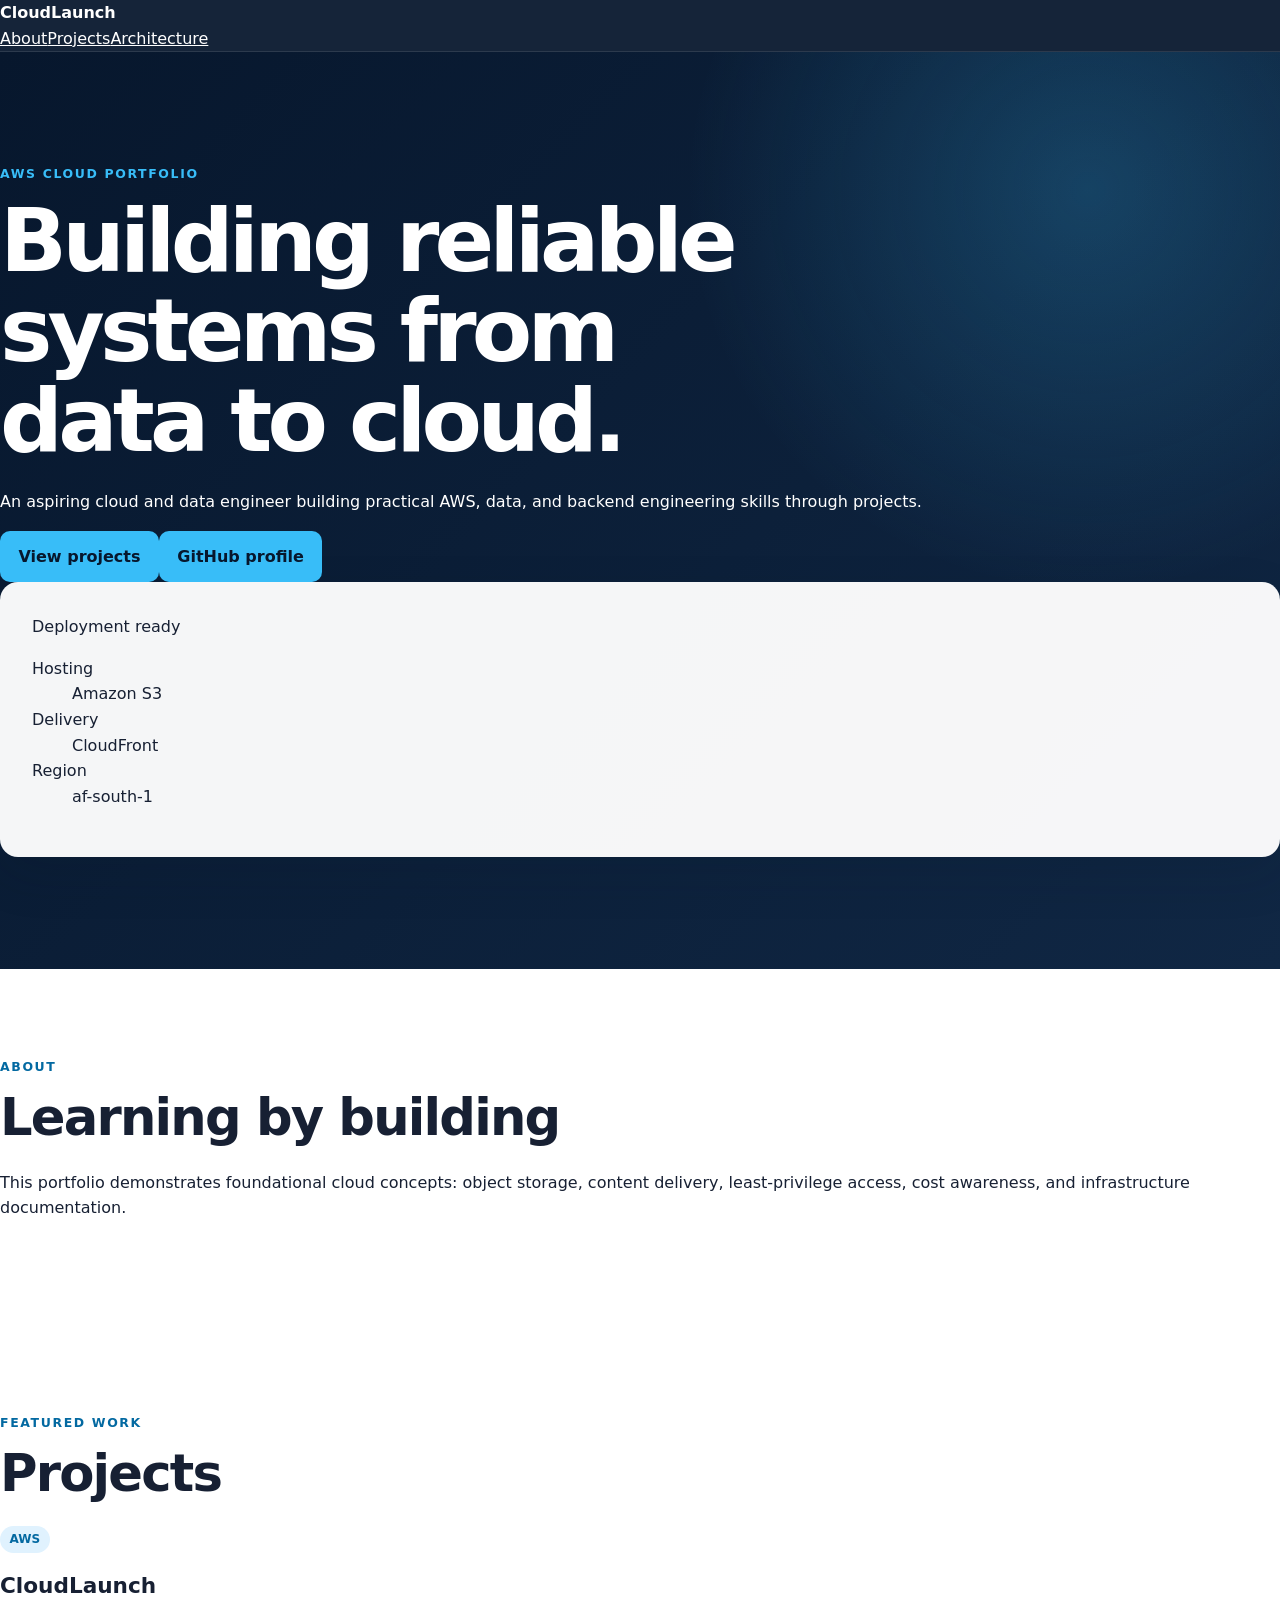
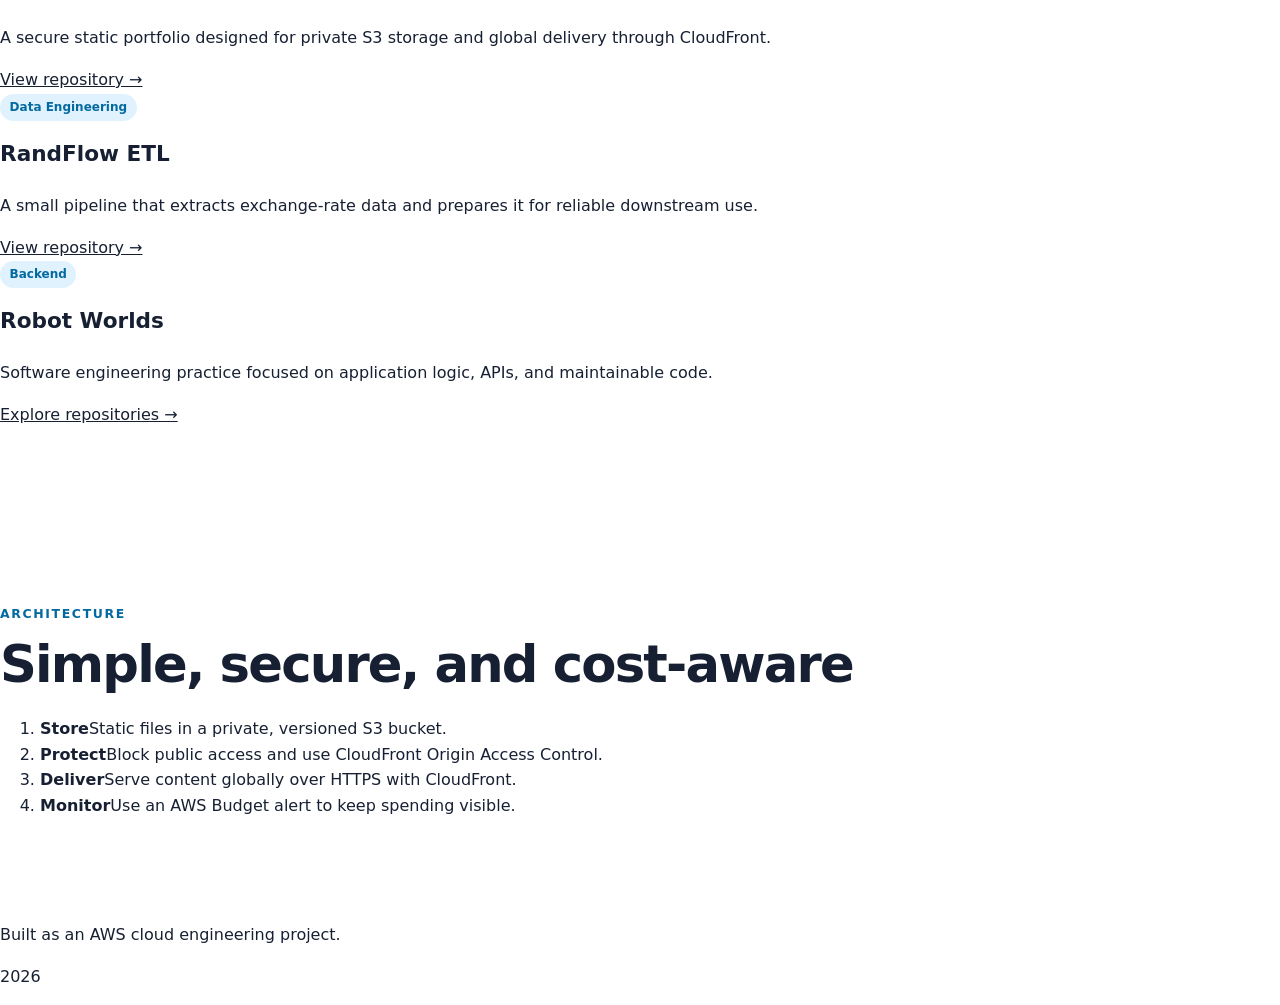
<file: site/index.html>
<!doctype html>
<html lang="en">
<head>
  <meta charset="utf-8">
  <meta name="viewport" content="width=device-width, initial-scale=1">
  <meta name="description" content="A practical AWS cloud engineering portfolio.">
  <title>CloudLaunch | Cloud Engineering Portfolio</title>
  <link rel="stylesheet" href="styles.css">
  <script src="script.js" defer></script>
</head>
<body>
  <header class="site-header">
    <a class="brand" href="#home">CloudLaunch</a>
    <nav aria-label="Main navigation"><a href="#about">About</a><a href="#projects">Projects</a><a href="#architecture">Architecture</a></nav>
  </header>
  <main id="home">
    <section class="hero">
      <div>
        <p class="eyebrow">AWS Cloud Portfolio</p>
        <h1>Building reliable systems from data to cloud.</h1>
        <p class="lead">An aspiring cloud and data engineer building practical AWS, data, and backend engineering skills through projects.</p>
        <div class="actions"><a class="button primary" href="#projects">View projects</a><a class="button secondary" href="https://github.com/Lindani-cloud">GitHub profile</a></div>
      </div>
      <aside class="status-card" aria-label="Project deployment status">
        <span class="status"><span class="dot"></span> Deployment ready</span>
        <dl><div><dt>Hosting</dt><dd>Amazon S3</dd></div><div><dt>Delivery</dt><dd>CloudFront</dd></div><div><dt>Region</dt><dd>af-south-1</dd></div></dl>
      </aside>
    </section>
    <section id="about" class="section"><p class="eyebrow">About</p><h2>Learning by building</h2><p>This portfolio demonstrates foundational cloud concepts: object storage, content delivery, least-privilege access, cost awareness, and infrastructure documentation.</p></section>
    <section id="projects" class="section">
      <p class="eyebrow">Featured work</p><h2>Projects</h2>
      <div class="grid">
        <article class="card"><span class="tag">AWS</span><h3>CloudLaunch</h3><p>A secure static portfolio designed for private S3 storage and global delivery through CloudFront.</p><a href="https://github.com/Lindani-cloud/aws-cloud-portfolio">View repository →</a></article>
        <article class="card"><span class="tag">Data Engineering</span><h3>RandFlow ETL</h3><p>A small pipeline that extracts exchange-rate data and prepares it for reliable downstream use.</p><a href="https://github.com/Lindani-cloud/randflow-etl">View repository →</a></article>
        <article class="card"><span class="tag">Backend</span><h3>Robot Worlds</h3><p>Software engineering practice focused on application logic, APIs, and maintainable code.</p><a href="https://github.com/Lindani-cloud?tab=repositories">Explore repositories →</a></article>
      </div>
    </section>
    <section id="architecture" class="section architecture">
      <div><p class="eyebrow">Architecture</p><h2>Simple, secure, and cost-aware</h2></div>
      <ol><li><strong>Store</strong><span>Static files in a private, versioned S3 bucket.</span></li><li><strong>Protect</strong><span>Block public access and use CloudFront Origin Access Control.</span></li><li><strong>Deliver</strong><span>Serve content globally over HTTPS with CloudFront.</span></li><li><strong>Monitor</strong><span>Use an AWS Budget alert to keep spending visible.</span></li></ol>
    </section>
  </main>
  <footer><p>Built as an AWS cloud engineering project.</p><p id="year"></p></footer>
</body>
</html>
</file>
<file: site/styles.css>
:root {
  --navy: #07172d;
  --navy-soft: #102744;
  --blue: #38bdf8;
  --blue-dark: #0369a1;
  --paper: #f8fafc;
  --white: #ffffff;
  --ink: #172033;
  --muted: #5e6b7c;
  --line: #dce5ef;
  --radius: 18px;
  --shadow: 0 18px 50px rgba(7, 23, 45, 0.12);
}

* {
  box-sizing: border-box;
}

html {
  scroll-behavior: smooth;
}

body {
  margin: 0;
  color: var(--ink);
  background: var(--white);
  font-family: Inter, ui-sans-serif, system-ui, -apple-system, BlinkMacSystemFont,
    "Segoe UI", sans-serif;
  line-height: 1.6;
}

a {
  color: inherit;
}

.container {
  width: min(1120px, calc(100% - 2rem));
  margin-inline: auto;
}

.skip-link {
  position: fixed;
  top: 0.75rem;
  left: 0.75rem;
  z-index: 20;
  padding: 0.7rem 1rem;
  color: var(--navy);
  background: var(--white);
  border-radius: 8px;
  transform: translateY(-150%);
}

.skip-link:focus {
  transform: translateY(0);
}

.site-header {
  position: sticky;
  top: 0;
  z-index: 10;
  color: var(--white);
  background: rgba(7, 23, 45, 0.94);
  backdrop-filter: blur(14px);
  border-bottom: 1px solid rgba(255, 255, 255, 0.1);
}

.nav,
.footer-content {
  display: flex;
  align-items: center;
  justify-content: space-between;
  gap: 1.5rem;
}

.nav {
  min-height: 72px;
}

.brand {
  display: inline-flex;
  align-items: center;
  gap: 0.75rem;
  font-weight: 800;
  text-decoration: none;
}

.brand-mark {
  display: grid;
  width: 38px;
  height: 38px;
  place-items: center;
  color: var(--navy);
  background: var(--blue);
  border-radius: 10px;
  font-size: 0.85rem;
}

.nav-links {
  display: flex;
  gap: 1.5rem;
  margin: 0;
  padding: 0;
  list-style: none;
}

.nav-links a,
.text-link {
  text-decoration: none;
}

.nav-links a:hover,
.text-link:hover,
.project-card a:hover {
  color: var(--blue);
}

.button {
  display: inline-block;
  padding: 0.8rem 1.15rem;
  color: var(--navy);
  background: var(--blue);
  border-radius: 10px;
  font-weight: 750;
  text-decoration: none;
}

.button:hover {
  background: #7dd3fc;
}

.button-small {
  padding: 0.55rem 0.85rem;
}

.hero {
  color: var(--white);
  background:
    radial-gradient(circle at 85% 15%, rgba(56, 189, 248, 0.22), transparent 30%),
    linear-gradient(135deg, var(--navy), var(--navy-soft));
  padding: 7rem 0;
}

.hero-grid {
  display: grid;
  grid-template-columns: 1.35fr 0.85fr;
  gap: 4rem;
  align-items: center;
}

.eyebrow {
  margin: 0 0 0.75rem;
  color: var(--blue-dark);
  font-size: 0.78rem;
  font-weight: 850;
  letter-spacing: 0.13em;
  text-transform: uppercase;
}

.hero .eyebrow,
.section-dark .eyebrow {
  color: var(--blue);
}

h1,
h2,
h3,
p {
  margin-top: 0;
}

h1 {
  max-width: 800px;
  margin-bottom: 1.5rem;
  font-size: clamp(2.7rem, 7vw, 5.5rem);
  line-height: 1.02;
  letter-spacing: -0.055em;
}

h2 {
  margin-bottom: 1.5rem;
  font-size: clamp(2rem, 4vw, 3.2rem);
  line-height: 1.1;
  letter-spacing: -0.035em;
}

h3 {
  font-size: 1.35rem;
}

.hero-copy,
.section-copy {
  max-width: 680px;
  color: #c9d7e8;
  font-size: 1.08rem;
}

.section-copy {
  color: var(--muted);
}

.hero-actions {
  display: flex;
  align-items: center;
  gap: 1.2rem;
  margin-top: 2rem;
}

.status-card {
  padding: 2rem;
  color: var(--ink);
  background: rgba(255, 255, 255, 0.96);
  border-radius: var(--radius);
  box-shadow: var(--shadow);
}

.status-label {
  color: var(--blue-dark);
  font-size: 0.78rem;
  font-weight: 850;
  letter-spacing: 0.1em;
  text-transform: uppercase;
}

.status-grid {
  display: grid;
  grid-template-columns: repeat(2, 1fr);
  gap: 1rem;
  margin: 1.5rem 0 0;
}

.status-grid div {
  padding-top: 0.8rem;
  border-top: 1px solid var(--line);
}

.status-grid dt {
  color: var(--muted);
  font-size: 0.75rem;
  text-transform: uppercase;
}

.status-grid dd {
  margin: 0.2rem 0 0;
  font-weight: 750;
}

.section {
  padding: 5.5rem 0;
}

.section-muted {
  background: var(--paper);
}

.section-dark {
  color: var(--white);
  background: var(--navy);
}

.split {
  display: grid;
  grid-template-columns: 0.9fr 1.1fr;
  gap: 4rem;
  align-items: start;
}

.card-grid {
  display: grid;
  grid-template-columns: repeat(3, 1fr);
  gap: 1.25rem;
}

.project-card {
  padding: 1.6rem;
  background: var(--white);
  border: 1px solid var(--line);
  border-radius: var(--radius);
  box-shadow: 0 10px 25px rgba(7, 23, 45, 0.05);
}

.project-card p {
  color: var(--muted);
}

.project-card a {
  color: var(--blue-dark);
  font-weight: 750;
  text-decoration: none;
}

.tag {
  display: inline-block;
  margin-bottom: 1rem;
  padding: 0.25rem 0.6rem;
  color: var(--blue-dark);
  background: #e0f2fe;
  border-radius: 999px;
  font-size: 0.75rem;
  font-weight: 800;
}

.flow {
  display: grid;
  grid-template-columns: repeat(3, 1fr);
  gap: 1rem;
  padding: 0;
  list-style: none;
}

.flow li {
  display: grid;
  padding: 1.4rem;
  border: 1px solid var(--line);
  border-radius: var(--radius);
}

.flow span {
  display: grid;
  width: 34px;
  height: 34px;
  margin-bottom: 1rem;
  place-items: center;
  color: var(--navy);
  background: var(--blue);
  border-radius: 50%;
  font-weight: 800;
}

.flow small {
  color: var(--muted);
}

.skill-list {
  display: grid;
  grid-template-columns: repeat(2, 1fr);
  gap: 0.8rem;
  margin: 0;
  padding: 0;
  list-style: none;
}

.skill-list li {
  padding: 1rem;
  border: 1px solid rgba(255, 255, 255, 0.14);
  border-radius: 12px;
}

.site-footer {
  padding: 1.5rem 0;
  color: #c9d7e8;
  background: #04101f;
}

.site-footer p {
  margin: 0;
}

@media (max-width: 820px) {
  .hero-grid,
  .split {
    grid-template-columns: 1fr;
    gap: 2rem;
  }

  .card-grid {
    grid-template-columns: 1fr;
  }
}

@media (max-width: 620px) {
  .nav-links {
    display: none;
  }

  .hero {
    padding: 5rem 0;
  }

  .hero-actions,
  .footer-content {
    align-items: flex-start;
    flex-direction: column;
  }

  .flow,
  .status-grid,
  .skill-list {
    grid-template-columns: 1fr;
  }
}
</file>
